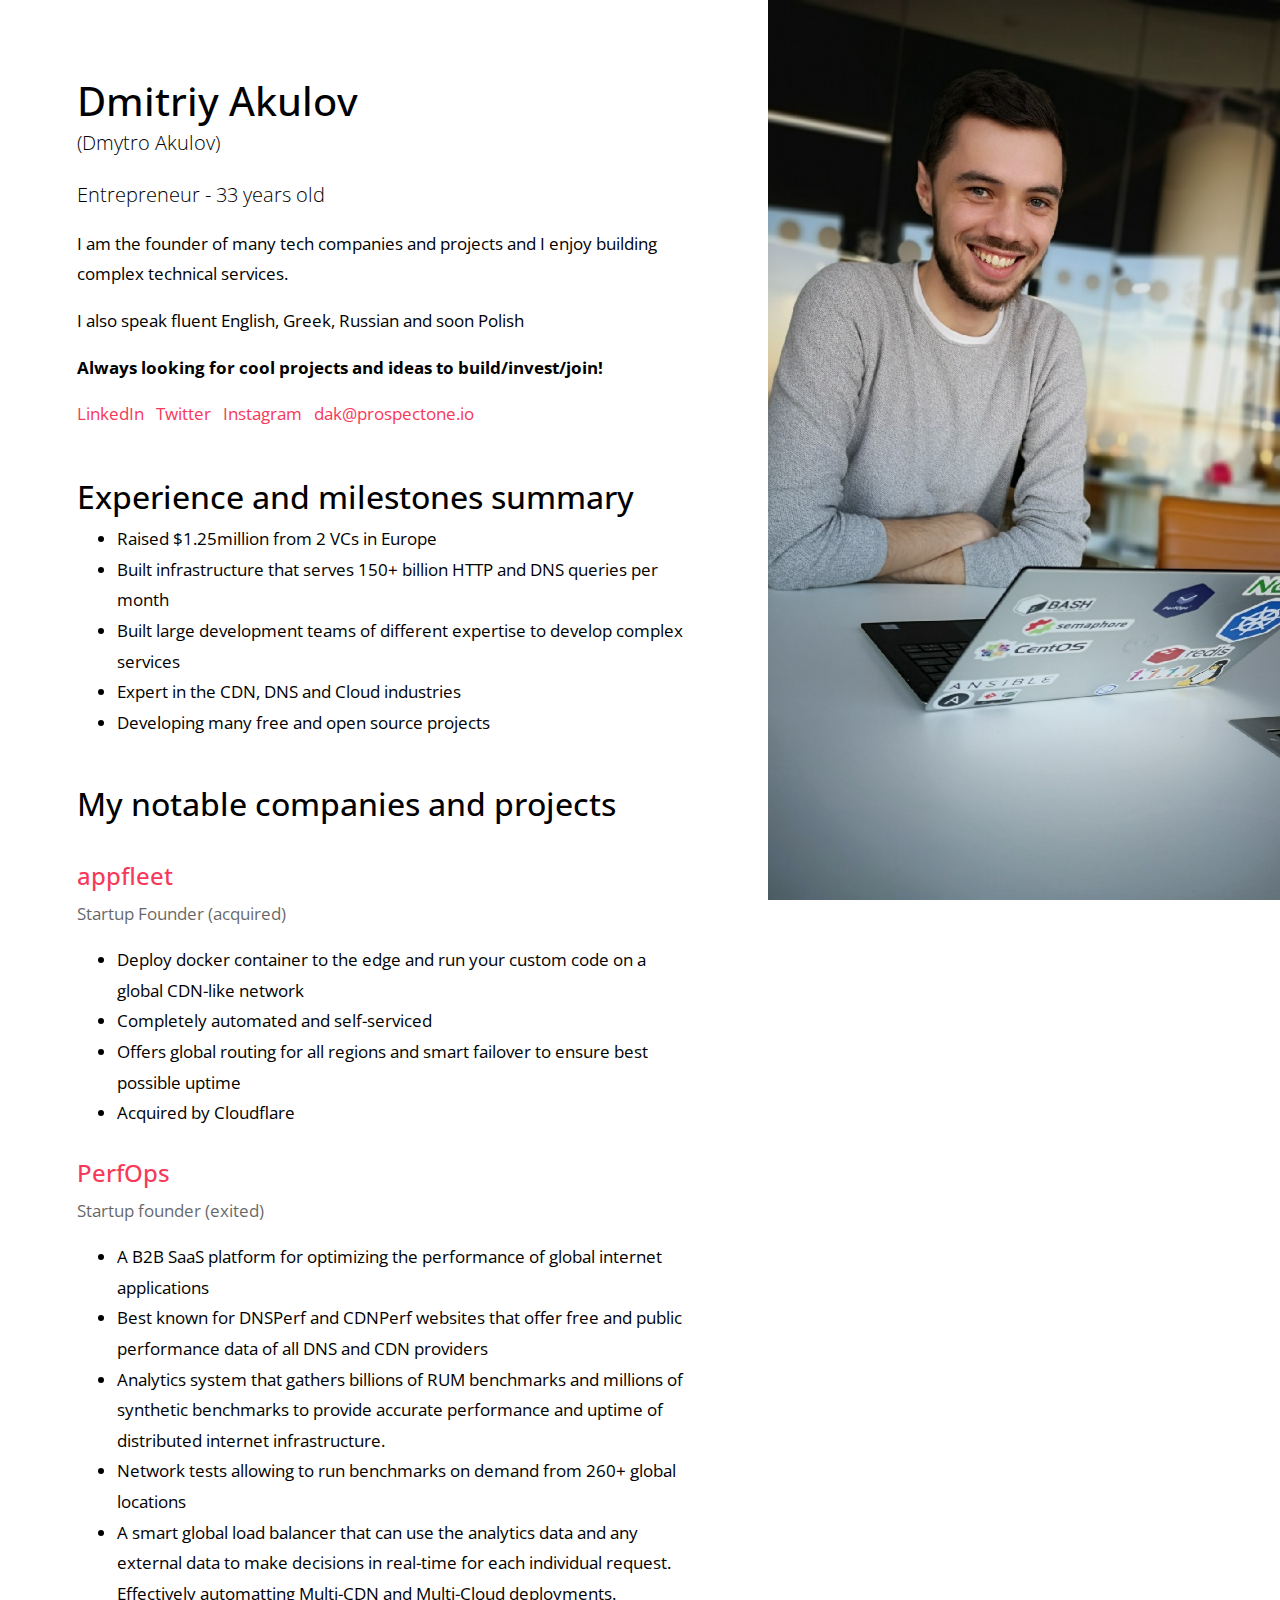
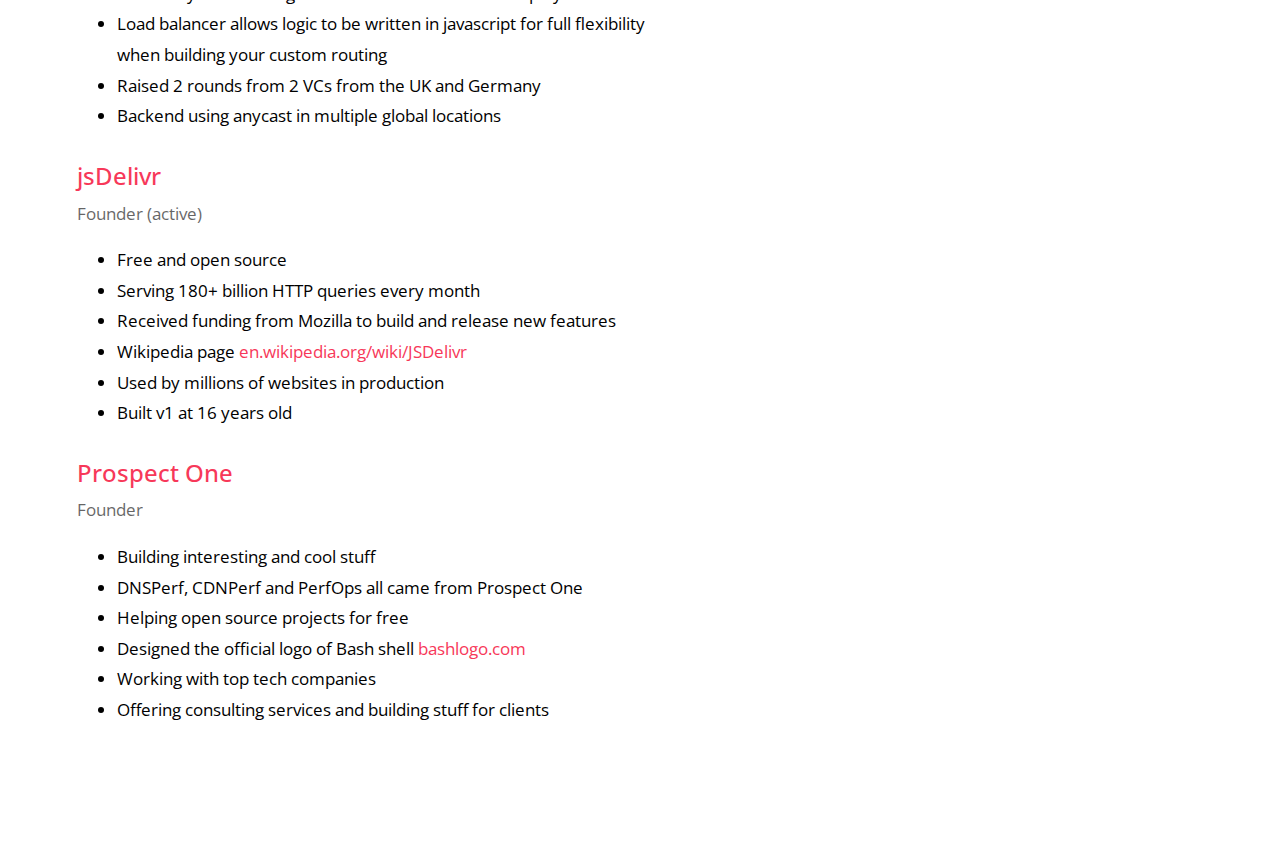
<file: index.html>
<!doctype html>
<html lang="en">
  <head>
    <title>Dmitriy Akulov</title>
	<meta property="og:site_name" content="Dmitriy Akulov" />
	<meta property="og:title" content="Dmitriy Akulov" />
	<meta property="og:description" content="The founder of many tech companies and projects, most famous for jsDelivr, PerfOps and appfleet" />
	<meta name="description" content="The founder of many tech companies and projects, most famous for jsDelivr, PerfOps and appfleet" />
	<meta property="og:url" content="https://dakulov.com/" />
	<link rel="canonical" href="https://dakulov.com/" />
    <link rel="alternate" hreflang="en" href="https://dakulov.com/" />
    <link rel="alternate" hreflang="ru" href="https://dakulov.com/ru/" />
    <link rel="alternate" hreflang="x-default" href="https://dakulov.com/" />
	<script type="application/ld+json">
	{
	"@context": "http://www.schema.org",
	"@type": "Person",
	"name": "Dmitriy Akulov",
	"alternateName": "Dmytro Akulov",
	"gender": "Male",
	"description": "Entrepreneur",
	"disambiguatingDescription": "Entrepreneur, tech guy, investor",
	"url": "https://dakulov.com/",
	"image": "https://dakulov.com/img/dmitriy-akulov-dmytro.jpg",
	"sameAs": [
		"https://twitter.com/jimaek",
		"https://instagram.com/dmitriy.gr.pl",
		"https://www.linkedin.com/in/dakulov/",
		"https://github.com/jimaek",
		"https://angel.co/jimaek",
		"https://www.crunchbase.com/person/dmitriy-akulov",
		"https://www.wikidata.org/wiki/Q78200694",
		"https://ru.wikipedia.org/wiki/%D0%90%D0%BA%D1%83%D0%BB%D0%BE%D0%B2,_%D0%94%D0%BC%D0%B8%D1%82%D1%80%D0%B8%D0%B9_%D0%90%D0%BB%D0%B5%D0%BA%D1%81%D0%B5%D0%B5%D0%B2%D0%B8%D1%87"
		]
	}
	</script>
	<link rel="apple-touch-icon" sizes="180x180" href="/apple-touch-icon.png">
	<link rel="icon" type="image/png" sizes="32x32" href="/favicon-32x32.png">
	<link rel="icon" type="image/png" sizes="16x16" href="/favicon-16x16.png">
	<link rel="manifest" href="/site.webmanifest">
	<link rel="mask-icon" href="/safari-pinned-tab.svg" color="#5bbad5">
	<meta name="msapplication-TileColor" content="#da532c">
	<meta name="theme-color" content="#ffffff">
    <meta charset="utf-8">
    <meta name="viewport" content="width=device-width, initial-scale=1, shrink-to-fit=no">
    <link href="https://fonts.googleapis.com/css?family=Open+Sans:300,400,700,800" rel="stylesheet">
    <link rel="stylesheet" href="css/bootstrap.css">
    <link rel="stylesheet" href="css/style.css">
  </head>
  <body>
    
    <div class="site-wrap">
      <aside style="background-image: url(img/dmitriy-akulov-dmytro.jpg);"></aside>
      <main>
        <h1 class="mb-0">Dmitriy Akulov</h1>
		 <p class="lead mb-3">(Dmytro Akulov)</p>
        <div class="mb-5">
        <p class="lead mb-3">Entrepreneur - <span id="lblage"></span> years old</p>
        <p>I am the founder of many tech companies and projects and I enjoy building complex technical services.</p>
		<p>I also speak fluent English, Greek, Russian and soon Polish</p>
		
		<p><b>Always looking for cool projects and ideas to build/invest/join!</b></p>
        
		<p>
          <a href="https://www.linkedin.com/in/dakulov/" class="mr-2 mb-2">LinkedIn</a>
		  <a href="https://twitter.com/jimaek" class="mr-2 mb-2">Twitter</a>
          <a href="https://www.instagram.com/dmitriy.gr.pl" class="mr-2 mb-2">Instagram</a> 
		  <a href="#">dak@prospectone.io</a>
       </p>
		</div>
		<h2>Experience and milestones summary</h2>
		<ul>
			<li>Raised $1.25million from 2 VCs in Europe</li>
			<li>Built infrastructure that serves 150+ billion HTTP and DNS queries per month</li>
			<li>Built large development teams of different expertise to develop complex services</li>
			<li>Expert in the CDN, DNS and Cloud industries</li>
			<li>Developing many free and open source projects</li>
		</ul>

	   <br/>
        <h2>My notable companies and projects</h2>
     <br/>
        <div class="mb-5">
          <ul class="resume-list">
            <li>
              <h3><a href="https://appfleet.com">appfleet</a></h3>
              <p class="date">Startup Founder (acquired)</p>
              <ul>
		      		 <li>Deploy docker container to the edge and run your custom code on a global CDN-like network</li>
				 <li>Completely automated and self-serviced</li>
				 <li>Offers global routing for all regions and smart failover to ensure best possible uptime</li>
		                 <li>Acquired by Cloudflare</li>
              </ul>
            </li>
            <li>
              <h3><a href="https://perfops.net">PerfOps</a></h3>
              <p class="date">Startup founder (exited)</p>
              <ul>
				 <li>A B2B SaaS platform for optimizing the performance of global internet applications</li>
				 <li>Best known for DNSPerf and CDNPerf websites that offer free and public performance data of all DNS and CDN providers</li>
				 <li>Analytics system that gathers billions of RUM benchmarks and millions of synthetic benchmarks to provide accurate performance and uptime of distributed internet infrastructure.</li>
				 <li>Network tests allowing to run benchmarks on demand from 260+ global locations</li>
				 <li>A smart global load balancer that can use the analytics data and any external data to make decisions in real-time for each individual request. Effectively automatting Multi-CDN and Multi-Cloud deployments.</li>
				 <li>Load balancer allows logic to be written in javascript for full flexibility when building your custom routing</li>
				 <li>Raised 2 rounds from 2 VCs from the UK and Germany</li>
				 <li>Backend using anycast in multiple global locations</li>
			  </ul>
            </li>
            <li>
              <h3><a href="https://www.jsdelivr.com">jsDelivr</a></h3>
              <p class="date">Founder (active)</p>
              <ul>
		      		 <li>Free and open source</li>
				 <li>Serving 180+ billion HTTP queries every month</li>
				 <li>Received funding from Mozilla to build and release new features</li>
				 <li>Wikipedia page <a href="https://en.wikipedia.org/wiki/JSDelivr">en.wikipedia.org/wiki/JSDelivr</a></li>
				 <li>Used by millions of websites in production</li>
				 <li>Built v1 at 16 years old</li>
		</ul>
            </li>	  
            <li>
              <h3><a href="https://prospectone.io">Prospect One</a></h3>
              <p class="date">Founder</p>
              <ul>
				 <li>Building interesting and cool stuff</li>
		      		 <li>DNSPerf, CDNPerf and PerfOps all came from Prospect One</li>
				 <li>Helping open source projects for free</li>
				 <li>Designed the official logo of Bash shell <a href="https://bashlogo.com/"/>bashlogo.com</a></li>
				 <li>Working with top tech companies</li>
				 <li>Offering consulting services and building stuff for clients</li>
			  </ul>
            </li>
          </ul>
        </div>
      </main>
    </div>
	<!-- Global site tag (gtag.js) - Google Analytics -->
	<script async src="https://www.googletagmanager.com/gtag/js?id=UA-52990767-1"></script>
	<script>
	  window.dataLayer = window.dataLayer || [];
	  function gtag(){dataLayer.push(arguments);}
	  gtag('js', new Date());

	  gtag('config', 'UA-52990767-1');
	</script>

  </body>
 <script>
window.onload = function () {
    var today = new Date();
    var birthDate = new Date(Date.parse("07/16/1993", "MM/dd/yyyy"));
    var age = today.getFullYear() - birthDate.getFullYear();
    var m = today.getMonth() - birthDate.getMonth();
    if (m < 0 || (m === 0 && today.getDate() < birthDate.getDate())) {
        age--;
    }
    document.getElementById("lblage").innerHTML = age;
};
 </script>
</html>
</file>
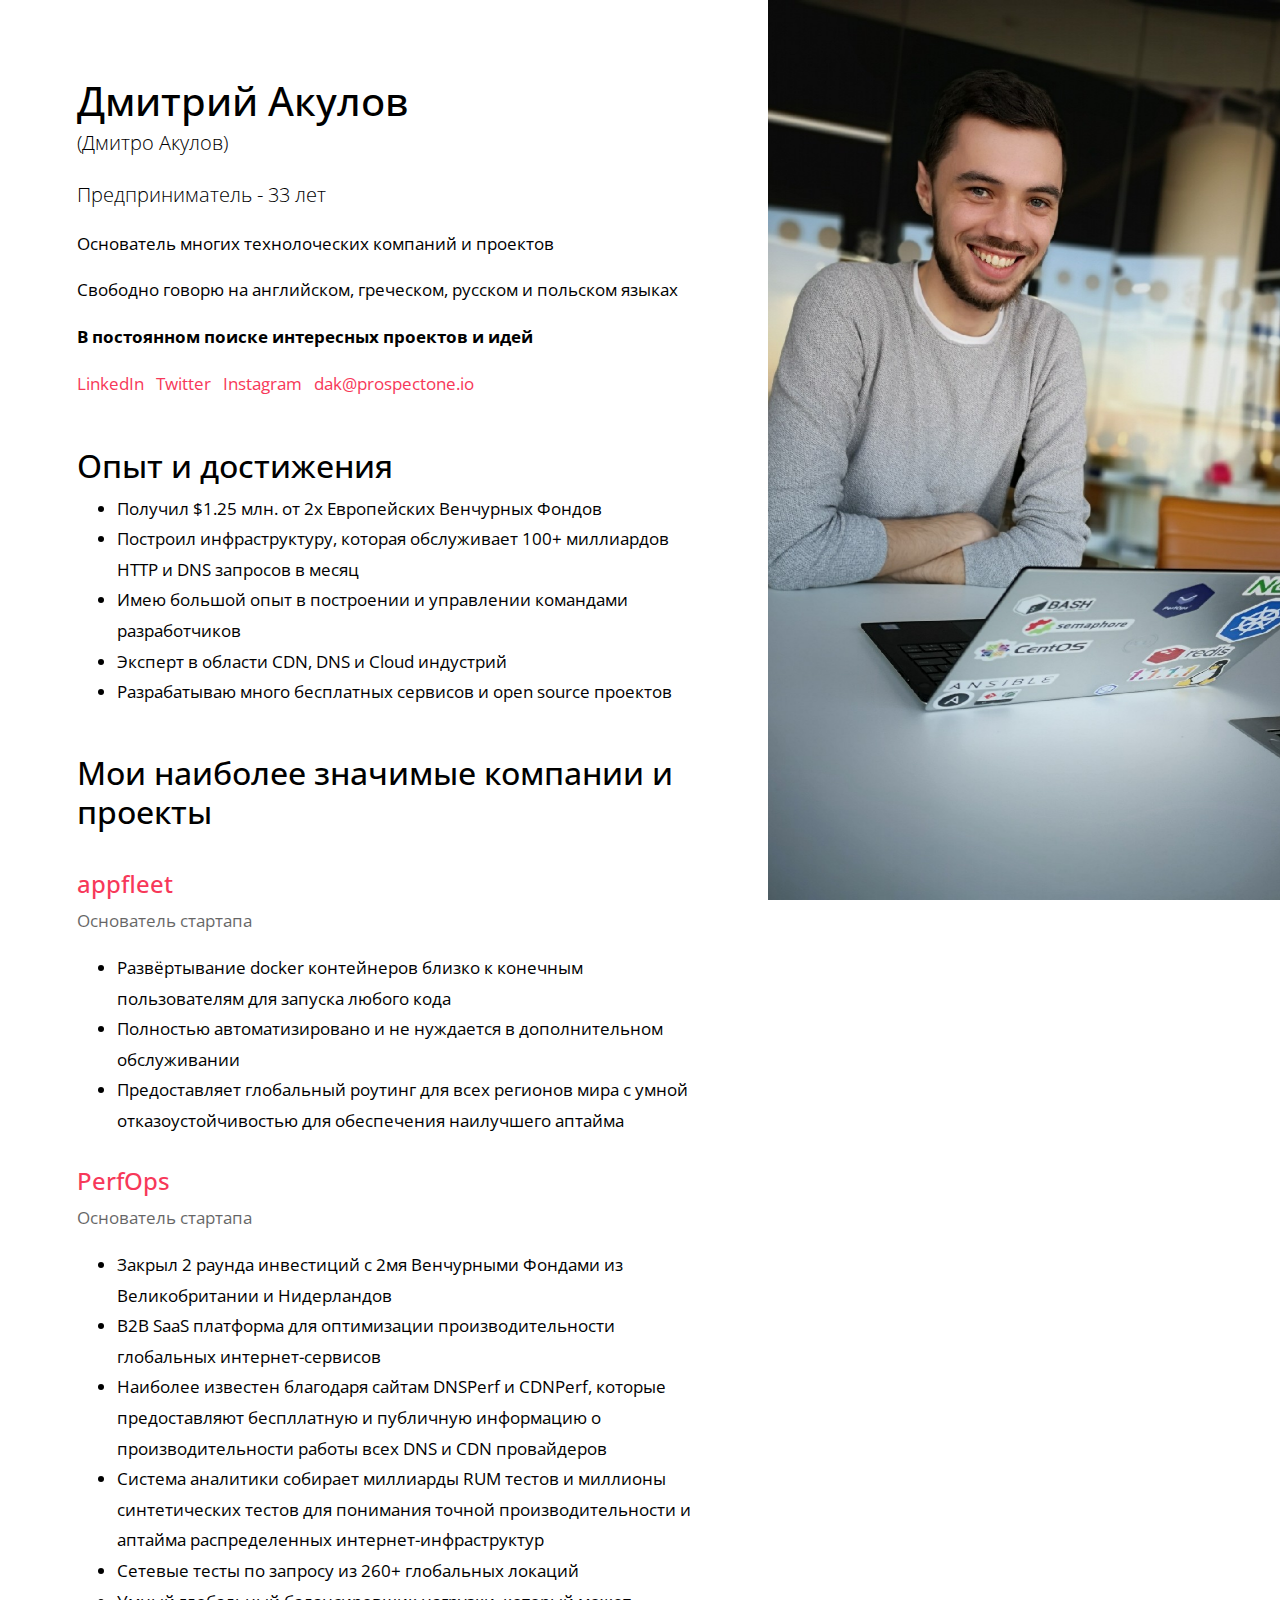
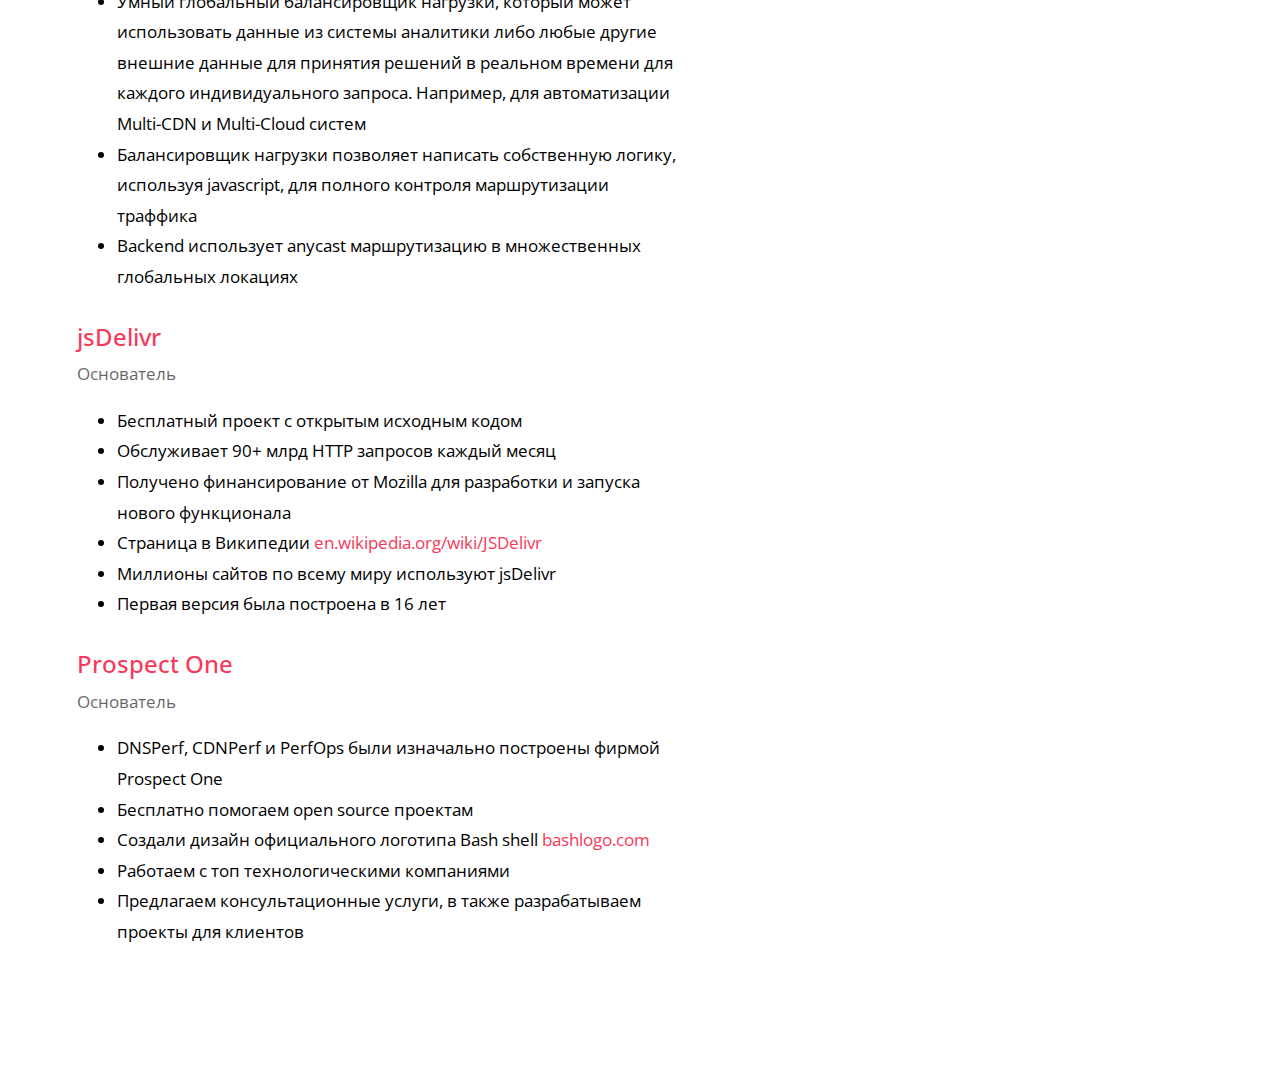
<file: ru/index.html>
<!doctype html>
<html lang="ru">
  <head>
    <title>Дмитрий Акулов</title>
	<meta property="og:site_name" content="Дмитрий Акулов" />
	<meta property="og:title" content="Дмитрий Акулов" />
	<meta property="og:description" content="Основатель многих технологический компаний и проектов, наиболее известными из которых, являются jsDelivr, PerfOps и appfleet" />
    <meta name="description" content="Основатель многих технологический компаний и проектов, наиболее известными из которых, являются jsDelivr, PerfOps и appfleet" />
	<meta property="og:url" content="https://dakulov.com/ru/" />
	<link rel="canonical" href="https://dakulov.com/ru/" />
    <link rel="alternate" hreflang="en" href="https://dakulov.com/" />
    <link rel="alternate" hreflang="ru" href="https://dakulov.com/ru/" />
    <link rel="alternate" hreflang="x-default" href="https://dakulov.com/" />
	<script type="application/ld+json">
	{
	"@context": "http://www.schema.org",
	"@type": "Person",
	"name": "Дмитрий Акулов",
	"alternateName": "Дмитро Акулов",
	"gender": "Male",
	"description": "Предприниматель",
	"disambiguatingDescription": "Предприниматель, IT-специалист, инвестор",
	"url": "https://dakulov.com/ru/",
	"image": "https://dakulov.com/img/dmitriy-akulov-dmytro.jpg",
	"sameAs": [
		"https://twitter.com/jimaek",
		"https://instagram.com/dmitriy.gr.pl",
		"https://www.linkedin.com/in/dakulov/",
		"https://github.com/jimaek",
		"https://angel.co/jimaek",
		"https://www.crunchbase.com/person/dmitriy-akulov",
		"https://www.wikidata.org/wiki/Q78200694",
		"https://ru.wikipedia.org/wiki/%D0%90%D0%BA%D1%83%D0%BB%D0%BE%D0%B2,_%D0%94%D0%BC%D0%B8%D1%82%D1%80%D0%B8%D0%B9_%D0%90%D0%BB%D0%B5%D0%BA%D1%81%D0%B5%D0%B5%D0%B2%D0%B8%D1%87"
		]
	}
	</script>
	<link rel="apple-touch-icon" sizes="180x180" href="../apple-touch-icon.png">
	<link rel="icon" type="image/png" sizes="32x32" href="../favicon-32x32.png">
	<link rel="icon" type="image/png" sizes="16x16" href="../favicon-16x16.png">
	<link rel="manifest" href="../site.webmanifest">
	<link rel="mask-icon" href="../safari-pinned-tab.svg" color="#5bbad5">
	<meta name="msapplication-TileColor" content="#da532c">
	<meta name="theme-color" content="#ffffff">
    <meta charset="utf-8">
    <meta name="viewport" content="width=device-width, initial-scale=1, shrink-to-fit=no">
    <link href="https://fonts.googleapis.com/css?family=Open+Sans:300,400,700,800" rel="stylesheet">
    <link rel="stylesheet" href="../css/bootstrap.css">
    <link rel="stylesheet" href="../css/style.css">
  </head>
  <body>
    
    <div class="site-wrap">
      <aside style="background-image: url(../img/dmitriy-akulov-dmytro.jpg);"></aside>
      <main>
        <h1 class="mb-0">Дмитрий Акулов</h1>
		 <p class="lead mb-3">(Дмитро Акулов)</p>
        <div class="mb-5">
        <p class="lead mb-3">Предприниматель - <span id="lblage"></span> лет </p>
        <p>Основатель многих технолоческих компаний и проектов</p>
		<p>Свободно говорю на английском, греческом, русском и польском языках</p>
		
		<p><b>В постоянном поиске интересных проектов и идей</b></p>
        
		<p>
          <a href="https://www.linkedin.com/in/dakulov/" class="mr-2 mb-2">LinkedIn</a>
		  <a href="https://twitter.com/jimaek" class="mr-2 mb-2">Twitter</a>
          <a href="https://www.instagram.com/dmitriy.gr.pl" class="mr-2 mb-2">Instagram</a> 
		  <a href="#">dak@prospectone.io</a>
       </p>
		</div>
		<h2>Опыт и достижения</h2>
		<ul>
			<li>Получил $1.25 млн. от 2х Европейских Венчурных Фондов </li>
			<li>Построил инфраструктуру, которая обслуживает 100+ миллиардов HTTP и DNS запросов в месяц</li>
			<li>Имею большой опыт в построении и управлении командами разработчиков</li>
			<li>Эксперт в области CDN, DNS и Cloud индустрий</li>
			<li>Разрабатываю много бесплатных сервисов и open source проектов</li>
		</ul>

	   <br/>
        <h2>Мои наиболее значимые компании и проекты</h2>
     <br/>
        <div class="mb-5">
          <ul class="resume-list">
          		    <li>
              <h3><a href="https://appfleet.com">appfleet</a></h3>
              <p class="date">Основатель стартапа</p>
              <ul>
		      		 <li>Развёртывание docker контейнеров близко к конечным пользователям для запуска любого кода</li>
				 <li> Полностью автоматизировано и не нуждается в дополнительном обслуживании</li>
				 <li>Предоставляет глобальный роутинг для всех регионов мира с умной отказоустойчивостью для обеспечения наилучшего аптайма</li>
              </ul>
            </li>
            <li>
              <h3><a href="https://perfops.net">PerfOps</a></h3>
              <p class="date">Основатель стартапа</p>
              <ul>
				  <li>Закрыл 2 раунда инвестиций с 2мя Венчурными Фондами из Великобритании и Нидерландов</li>
				 <li>B2B SaaS платформа для оптимизации производительности глобальных интернет-сервисов</li>
				 <li>Наиболее известен благодаря сайтам DNSPerf и CDNPerf, которые предоставляют беспллатную и публичную информацию о производительности работы всех DNS и CDN провайдеров</li>
				 <li>Система аналитики собирает миллиарды RUM тестов и миллионы синтетических тестов для понимания точной производительности и аптайма распределенных интернет-инфраструктур</li>
				 <li>Сетевые тесты по запросу из 260+ глобальных локаций</li>
				 <li>Умный глобальный балансировщик нагрузки, который может использовать данные из системы аналитики либо любые другие внешние данные для принятия решений в реальном времени для каждого индивидуального запроса. Например, для автоматизации Multi-CDN и Multi-Cloud систем</li>
				 <li>Балансировщик нагрузки позволяет написать собственную логику, используя javascript, для полного контроля маршрутизации траффика</li>
				 <li>Backend использует anycast маршрутизацию в множественных глобальных локациях</li>
			  </ul>
            </li>
            <li>
              <h3><a href="https://www.jsdelivr.com">jsDelivr</a></h3>
              <p class="date">Основатель</p>
              <ul>
		      		 <li>Бесплатный проект с открытым исходным кодом</li>
				 <li>Обслуживает 90+ млрд HTTP запросов каждый месяц</li>
				 <li>Получено финансирование от Mozilla для разработки и запуска нового функционала</li>
				 <li>Страница в Википедии <a href="https://en.wikipedia.org/wiki/JSDelivr">en.wikipedia.org/wiki/JSDelivr</a></li>
				 <li>Миллионы сайтов по всему миру используют jsDelivr</li>
				 <li>Первая версия была построена в 16 лет</li>
		</ul>
            </li> 
            <li>
              <h3><a href="https://prospectone.io">Prospect One</a></h3>
              <p class="date">Основатель</p>
              <ul>
		      		 <li>DNSPerf, CDNPerf и PerfOps были изначально построены фирмой Prospect One</li>
				 <li>Бесплатно помогаем open source проектам</li>
				 <li>Создали дизайн официального логотипа Bash shell <a href="https://bashlogo.com/"/>bashlogo.com</a></li>
				 <li>Работаем с топ технологическими компаниями</li>
				 <li>Предлагаем консультационные услуги, в также разрабатываем проекты для клиентов</li>
			  </ul>
            </li>
          </ul>
        </div>
      </main>
    </div>
	<!-- Global site tag (gtag.js) - Google Analytics -->
	<script async src="https://www.googletagmanager.com/gtag/js?id=UA-52990767-1"></script>
	<script>
	  window.dataLayer = window.dataLayer || [];
	  function gtag(){dataLayer.push(arguments);}
	  gtag('js', new Date());

	  gtag('config', 'UA-52990767-1');
	</script>

  </body>
 <script>
window.onload = function () {
    var today = new Date();
    var birthDate = new Date(Date.parse("07/16/1993", "MM/dd/yyyy"));
    var age = today.getFullYear() - birthDate.getFullYear();
    var m = today.getMonth() - birthDate.getMonth();
    if (m < 0 || (m === 0 && today.getDate() < birthDate.getDate())) {
        age--;
    }
    document.getElementById("lblage").innerHTML = age;
};
 </script>
</html>
</file>
<file: css/style.css>
body {
  font-family: "Open Sans", Arial, sans-serif;
  font-weight: 400;
  font-size: 17px;
  line-height: 1.8;
  color: #000;
  background: #fff;
}

a {
  -webkit-transition: .3s all ease;
  -o-transition: .3s all ease;
  transition: .3s all ease;
  text-decoration: none;
}

a:hover {
  text-decoration: none;
}

h1, h2, h3, h4, h5 {
  color: #000;
 
}

.btn, .form-control {
  outline: none;
  -webkit-box-shadow: none !important;
  box-shadow: none !important;
}

.btn:focus, .btn:active, .form-control:focus, .form-control:active {
  outline: none;
}

.form-control {
  -webkit-box-shadow: none !important;
  box-shadow: none !important;
  height: 50px;
  border-width: 2px;
}

textarea.form-control {
  height: inherit;
}

.btn {
  font-size: 13px;
  text-transform: uppercase;
  letter-spacing: .2em;
  border-radius: 0;
}

.btn.btn-primary {
  color: #fff;
  border-width: 2px;
}

.btn.btn-primary:hover, .btn.btn-primary:active, .btn.btn-primary:focus {
  border-color: #f96982;
  background: #f96982;
}

.btn.btn-sm {
  font-size: 12px;
}

.btn.btn-outline-primary {
  border-width: 2px;
  color: #F73859;
}

.btn.btn-outline-primary:hover, .btn.btn-outline-primary:focus, .btn.btn-outline-primary:active {
  color: #fff;
}

.btn.btn-outline-white {
  border-width: 2px;
  border-color: #fff;
  color: #fff;
}

.btn.btn-outline-white:hover, .btn.btn-outline-white:focus {
  background: #fff;
  color: #000;
  border-width: 2px;
}

.btn:hover {
  text-decoration: none;
}

header {
  position: absolute;
  top: 0;
  left: 0;
  width: 100%;
  z-index: 5;
}

header .navbar-brand {
  text-transform: uppercase;
  letter-spacing: .2em;
  font-weight: 400;
}

header .navbar-brand.absolute {
  position: absolute;
}

@media (max-width: 991px) {
  header .navbar-brand.absolute {
    position: relative;
  }
}

header .navbar-brand span {
  color: #F73859;
}

header .navbar {
  padding-top: 0;
  padding-bottom: 0;
  background: none !important;
  position: relative;
}

@media (max-width: 767px) {
  header .navbar {
    background: black !important;
    padding-top: .5rem;
    padding-bottom: .5rem;
  }
}

header .navbar .nav-link {
  padding: 1.7rem 1rem;
  outline: none !important;
  font-size: 12px;
  text-transform: uppercase;
  letter-spacing: .2em;
}

@media (max-width: 767px) {
  header .navbar .nav-link {
    padding: .5rem 0rem;
  }
}

header .navbar .nav-link.active {
  color: #fff;
}

header .navbar .dropdown-menu {
  font-size: 14px;
  border-radius: 0px;
  border: none;
  -webkit-box-shadow: 0 2px 30px 0px rgba(0, 0, 0, 0.2);
  box-shadow: 0 2px 30px 0px rgba(0, 0, 0, 0.2);
  min-width: 13em;
  margin-top: -10px;
}

header .navbar .dropdown-menu:before {
  bottom: 100%;
  left: 10%;
  border: solid transparent;
  content: " ";
  height: 0;
  width: 0;
  position: absolute;
  pointer-events: none;
  border-bottom-color: #fff;
  border-width: 7px;
}

@media (max-width: 991px) {
  header .navbar .dropdown-menu:before {
    display: none;
  }
}

header .navbar .dropdown-menu .dropdown-item:hover {
  background: #F73859;
  color: #fff;
}

header .navbar .dropdown-menu .dropdown-item.active {
  background: #F73859;
  color: #fff;
}

header .navbar .dropdown-menu a {
  padding-top: 7px;
  padding-bottom: 7px;
}

header .navbar .cta-btn a {
  background: #F73859;
  color: #000 !important;
  padding-left: 20px !important;
  padding-right: 20px !important;
  text-transform: uppercase;
  padding-top: 26px !important;
  padding-bottom: 26px !important;
  line-height: 1;
  -webkit-transition: .3s all ease;
  -o-transition: .3s all ease;
  transition: .3s all ease;
}

header .navbar .cta-btn a:hover {
  color: #fff !important;
  -webkit-box-shadow: 2px 0 30px -5px rgba(247, 56, 89, 0.9);
  box-shadow: 2px 0 30px -5px rgba(247, 56, 89, 0.9);
}

.site-wrap {
  -webkit-transition: .3s all ease;
  -o-transition: .3s all ease;
  transition: .3s all ease;
}

body.offcanvas-open {
  position: relative;
  overflow: hidden;
}

body.offcanvas-open .site-wrap {
  -webkit-transform: translateX(-240px);
  -ms-transform: translateX(-240px);
  transform: translateX(-240px);
}

.offcanvas-toggle {
  position: fixed;
  z-index: 89;
  right: 20px;
  text-transform: uppercase;
  letter-spacing: .1em;
  font-size: 13px;
  top: 20px;
  color: #000;
}

.offcanvas-toggle:hover {
  color: #000;
  opacity: .7;
}

.offcanvas-toggle.light {
  color: #fff;
}

.offcanvas-toggle.light:hover {
  color: #fff;
  opacity: .7;
}

.offcanvas_menu {
  position: fixed;
  top: 0;
  right: 0;
  height: 100vh;
  margin-right: -240px;
  overflow: scroll;
  z-index: 100;
  width: 240px;
  background: #283149;
  padding: 20px 30px;
}

.offcanvas_menu ul {
  margin: 0;
  padding: 0;
}

.offcanvas_menu ul li {
  margin: 0 0 10px 0;
  padding: 0;
  list-style: none;
}

.offcanvas_menu ul li a {
  color: #fff;
  font-size: 18px;
}

.offcanvas_menu ul li a:hover {
  opacity: .5;
}

.offcanvas_menu ul li.active a {
  color: #F73859;
}

.offcanvas_menu ul.social li {
  display: inline-block;
}

.offcanvas_menu ul.social li a {
  color: #fff;
  font-size: 20px;
  padding: 5px 10px;
}

.offcanvas_menu ul.social li a:hover {
  opacity: .5;
}

.offcanvas_menu ul.social li:first-child a {
  padding-left: 0;
}

main, aside {
  width: 100%;
}

@media (min-width: 576px) {
  aside {
    width: 40%;
  }
    main {
    width: 60%;
  }
}

aside {
  background-position: center center;
  background-size: cover;
  height: 400px;
  position: relative;
}

@media (min-width: 576px) {
  aside {
    height: 100vh;
    position: fixed;
    right: 0;
    top: 0;
  }
}

main {
  float: left;
  padding: 6%;
  position: relative;
}

.home-button {
  top: 20px;
  color: #F73859;
  font-size: 20px;
  position: absolute;
}

@media (min-width: 576px) {
  .home-button {
    display: block;
  }
}

.portfolio-list {
  padding: 0;
  margin: 0;
}

.portfolio-list li {
  padding: 0;
  margin: 0 0 20px 0;
  display: block;
  list-style: none;
  padding: 10px;
  border: 1px solid #e6e6e6;
  -webkit-transition: .3s all ease;
  -o-transition: .3s all ease;
  transition: .3s all ease;
}

.portfolio-list li:hover {
  -webkit-box-shadow: 0 4px 10px 0 rgba(0, 0, 0, 0.1);
  box-shadow: 0 4px 10px 0 rgba(0, 0, 0, 0.1);
}

.portfolio-list li a {
  display: block;
  position: relative;
}

.portfolio-list li a:before {
  position: absolute;
  content: "";
  top: 0;
  left: 0;
  bottom: 0;
  right: 0;
  background: #F73859;
  -webkit-transition: .3s all ease;
  -o-transition: .3s all ease;
  transition: .3s all ease;
  visibility: hidden;
  opacity: 0;
}

.portfolio-list li a img {
  max-width: 100%;
}

.portfolio-list li a .text {
  position: absolute;
  top: 50%;
  -webkit-transform: translateY(-50%);
  -ms-transform: translateY(-50%);
  transform: translateY(-50%);
  text-align: center;
  left: 0;
  right: 0;
  opacity: 0;
  visibility: hidden;
  -webkit-transition: .3s all ease;
  -o-transition: .3s all ease;
  transition: .3s all ease;
}

.portfolio-list li a .text h3 {
  color: #fff;
}

.portfolio-list li a .text span {
  color: #fff;
  opacity: .8;
}

.portfolio-list li a:hover:before {
  visibility: visible;
  opacity: 1;
}

.portfolio-list li a:hover .text {
  opacity: 1;
  visibility: visible;
}

.resume-list {
  padding: 0;
  margin: 0;
}

.resume-list li {
  padding: 0;
  margin: 0 0 30px 0;

  list-style: none;
}

.resume-list li li {
	list-style: disc !important; 

	margin: 0 0 0 0;
}

.resume-list li .date {
  color: #000;
  opacity: .6;
}

.resume-list li h3 {
  color: #000;
  font-size: 24px;
}

.half > div {
  width: 50%;
  padding: 4% 5%;
}

.half > div.bg {
  background-size: cover;
  background-position: center center;
}

.half > div.bg.campmeeting #date-countdown .countdown-block {
  font-size: 12px;
  text-transform: capitalize;
}

.half > div.bg.campmeeting #date-countdown .countdown-block .label {
  font-size: 30px;
  color: #fff;
}

.half > div.bg.campmeeting h2 {
  color: #fff;
}

@media (max-width: 991px) {
  .half > div.bg {
    height: 350px;
  }
}

@media (max-width: 991px) {
  .half > div {
    width: 100%;
  }
}

.site-subscribe {
  background: #F73859;
  padding: 2em 0;
}

.event-list-item {
  display: table;
  border-bottom: 1px solid #ccc;
  width: 100%;
}

.event-list-item.first {
  border-top: 1px solid #ccc;
}

.event-list-item p, .event-list-item span {
  padding: 20px 10px;
}

.event-list-item span, .event-list-item p {
  display: table-cell;
}

.event-list-item .date {
  border-right: 1px solid #ccc;
  text-transform: uppercase;
  color: #b3b3b3;
}

.event-list-item .more {
  text-transform: uppercase;
  font-size: 13px;
}

.event-list-item .date, .event-list-item .more {
  width: 20%;
}

.event-list-item p {
  font-size: 18px;
  color: #000;
  width: 60%;
}

.upcoming-events-highlight {
  border-bottom: 1px solid #2e2e2e;
  padding: 3em 0;
  background: #262626;
}

.upcoming-events-highlight .section-heading {
  background: #ffc107;
  padding: 2px 15px;
  display: inline-block;
  font-size: 11px;
  color: #fff;
  text-transform: uppercase;
  letter-spacing: .2em;
  margin-bottom: 15px;
}

.upcoming-events-highlight h2 {
  font-size: 20px;
  font-family: "Playfair Display", times, serif;
}

.upcoming-events-highlight h2 a {
  color: #fff;
}

.upcoming-events-highlight .events-meta {
  color: rgba(255, 255, 255, 0.5);
  font-size: 10px;
  text-transform: uppercase;
  letter-spacing: .1em;
}

.upcoming-events-highlight .counter-number-item {
  background: #ffc107;
  width: 100%;
  padding: 20px;
  text-align: center;
  font-size: 30px;
  font-family: "Playfair Display", times, serif;
  color: #fff;
  line-height: 1;
}

.pastor .position {
  opacity: .5;
  margin-bottom: 10px;
}

.pastor p {
  margin-bottom: 30px;
}

.pastor h3 {
  font-size: 20px;
}

.section-heading {
  background: #ffc107;
  padding: 2px 15px;
  display: inline-block;
  font-size: 11px;
  color: #fff;
  text-transform: uppercase;
  letter-spacing: .2em;
  margin-bottom: 15px;
}

.sermon {
  background: #000;
  float: left;
  width: 100%;
}

.sermon .sermon-text {
  padding: 20px;
}

.sermon .sermon-text p:last-child {
  margin-bottom: 0;
}

.sermon h2 {
  font-size: 18px;
}

.sermon h2 a {
  color: #fff;
}

.sermon h2 a:hover {
  opacity: .8;
}

.sermon .sermon-meta {
  text-transform: uppercase;
  font-size: 11px;
  letter-spacing: .1em;
}

.sermon .sermon-meta a {
  color: #fff;
}

.sermon .sermon-meta a:hover {
  opacity: .8;
}

.custom-media img {
  width: 120px;
}

.custom-media.d-block img {
  width: inherit;
  max-width: 100%;
  margin-bottom: 20px;
}

.custom-media .icon span {
  font-size: 70px;
  color: #F73859;
}

.custom-media h3 {
  font-size: 18px;
  line-height: 1.5;
}

.custom-media h3 a {
  color: #000;
}

.custom-media h3 a:hover {
  opacity: .7;
}

.custom-media .post-meta {
  text-transform: uppercase;
  font-size: 11px;
  letter-spacing: .1em;
}

.custom-media .post-meta a {
  color: #000;
}

.custom-media .post-meta a:hover {
  opacity: .8;
}

.custom-icon {
  font-size: 70px;
  color: #F73859;
}

/* Owl Carousel */
.owl-carousel .owl-item {
  opacity: .4;
}

.owl-carousel .owl-item.active {
  opacity: 1;
}

.owl-carousel .owl-nav {
  position: absolute;
  top: 50%;
  width: 100%;
}

.owl-carousel .owl-nav .owl-prev,
.owl-carousel .owl-nav .owl-next {
  position: absolute;
  -webkit-transform: translateY(-50%);
  -ms-transform: translateY(-50%);
  transform: translateY(-50%);
  margin-top: -10px;
  opacity: .2;
  -webkit-transition: .3s all ease;
  -o-transition: .3s all ease;
  transition: .3s all ease;
}

.owl-carousel .owl-nav .owl-prev:hover, .owl-carousel .owl-nav .owl-prev:focus, .owl-carousel .owl-nav .owl-prev:active,
.owl-carousel .owl-nav .owl-next:hover,
.owl-carousel .owl-nav .owl-next:focus,
.owl-carousel .owl-nav .owl-next:active {
  outline: none;
  opacity: 1;
}

.owl-carousel .owl-nav .owl-prev span:before,
.owl-carousel .owl-nav .owl-next span:before {
  font-size: 40px;
}

.owl-carousel .owl-nav .owl-prev {
  left: 30px !important;
}

.owl-carousel .owl-nav .owl-next {
  right: 30px !important;
}

.owl-carousel .owl-dots {
  text-align: center;
}

.owl-carousel .owl-dots .owl-dot {
  width: 10px;
  height: 10px;
  margin: 5px;
  border-radius: 50%;
  background: none;
}

.owl-carousel .owl-dots .owl-dot.active {
  background: #fff;
}

.owl-carousel.testimony-slider .owl-item {
  margin-bottom: 30px;
  text-align: center;
}

.owl-carousel.testimony-slider .owl-item img {
  width: 120px;
  margin: 0 auto 30px auto;
  border-radius: 50%;
}

.owl-carousel.testimony-slider .owl-item blockquote {
  font-size: 20px;
  color: #000;
  font-style: italic;
}

.owl-carousel.testimony-slider .owl-dots {
  text-align: center;
}

.owl-carousel.testimony-slider .owl-dots .owl-dot {
  width: 10px;
  height: 10px;
  margin: 5px;
  border-radius: 50%;
  background: #cccccc;
}

.owl-carousel.testimony-slider .owl-dots .owl-dot.active {
  background: #000;
}

.owl-carousel.testimony-slider .owl-dots .owl-dot:focus, .owl-carousel.testimony-slider .owl-dots .owl-dot:active {
  outline: none;
}

.owl-carousel.home-slider {
  z-index: 1;
  position: relative;
}

.owl-carousel.home-slider .btn-link {
  color: #fff;
}

.owl-carousel.home-slider .owl-nav {
  opacity: 0;
  visibility: hidden;
  -webkit-transition: .3s all ease;
  -o-transition: .3s all ease;
  transition: .3s all ease;
}

.owl-carousel.home-slider .owl-nav button {
  color: #fff;
}

.owl-carousel.home-slider:focus .owl-nav, .owl-carousel.home-slider:hover .owl-nav {
  opacity: 1;
  visibility: visible;
}

.owl-carousel.home-slider .slider-item {
  background-size: cover;
  background-repeat: no-repeat;
  background-position: center center;
  height: calc(100vh - 217px);
  min-height: 700px;
  position: relative;
}

.owl-carousel.home-slider .slider-item:before {
  position: absolute;
  top: 0;
  left: 0;
  right: 0;
  bottom: 0;
  background: rgba(0, 0, 0, 0.2);
  content: "";
}

.owl-carousel.home-slider .slider-item .slider-text {
  color: #fff;
  height: calc(100vh - 217px);
  min-height: 700px;
}

.owl-carousel.home-slider .slider-item .slider-text .child-name {
  font-size: 40px;
  color: #fff;
}

.owl-carousel.home-slider .slider-item .slider-text h1 {
  font-size: 40px;
  color: #fff;
  line-height: 1.2;
  font-weight: 300 !important;
}

@media (max-width: 991px) {
  .owl-carousel.home-slider .slider-item .slider-text h1 {
    font-size: 40px;
  }
}

.owl-carousel.home-slider .slider-item .slider-text p {
  font-size: 20px;
  line-height: 1.5;
  font-weight: 300;
  color: white;
}

.owl-carousel.home-slider.inner-page .slider-item {
  height: calc(50vh - 117px);
  min-height: 550px;
}

.owl-carousel.home-slider.inner-page .slider-item .slider-text {
  color: #fff;
  height: calc(50vh - 117px);
  min-height: 550px;
}

.owl-carousel.home-slider .owl-dots {
  position: absolute;
  bottom: 100px;
  width: 100%;
}

.owl-carousel.home-slider .owl-dots .owl-dot {
  width: 10px;
  height: 10px;
  margin: 5px;
  border-radius: 50%;
  border: 2px solid rgba(255, 255, 255, 0.5);
  outline: none !important;
  position: relative;
  -webkit-transition: .3s all ease;
  -o-transition: .3s all ease;
  transition: .3s all ease;
}

.owl-carousel.home-slider .owl-dots .owl-dot.active {
  border: 2px solid white;
}

.owl-carousel.home-slider .owl-dots .owl-dot.active span {
  background: white;
}

.owl-carousel.major-caousel .owl-stage-outer {
  padding-top: 30px;
  padding-bottom: 30px;
}

.owl-carousel.major-caousel .owl-nav .owl-prev, .owl-carousel.major-caousel .owl-nav .owl-next {
  -webkit-transition: .3s all ease;
  -o-transition: .3s all ease;
  transition: .3s all ease;
  color: #495057;
}

.owl-carousel.major-caousel .owl-nav .owl-prev:hover, .owl-carousel.major-caousel .owl-nav .owl-prev:focus, .owl-carousel.major-caousel .owl-nav .owl-next:hover, .owl-carousel.major-caousel .owl-nav .owl-next:focus {
  color: #868e96;
  outline: none;
}

.owl-carousel.major-caousel .owl-nav .owl-prev.disabled, .owl-carousel.major-caousel .owl-nav .owl-next.disabled {
  color: #dee2e6;
}

.owl-carousel.major-caousel .owl-nav .owl-prev {
  left: -60px !important;
}

.owl-carousel.major-caousel .owl-nav .owl-next {
  right: -60px !important;
}

.owl-carousel.major-caousel .owl-dots {
  bottom: -30px !important;
  position: relative;
}

.owl-custom-nav {
  float: right;
  position: relative;
  z-index: 10;
}

.owl-custom-nav .owl-custom-prev,
.owl-custom-nav .owl-custom-next {
  padding: 10px;
  font-size: 30px;
  background: #ccc;
  line-height: 0;
  width: 60px;
  text-align: center;
  display: inline-block;
}

.section {
  padding: 7em 0;
}

.section-subscribe {
  padding: 2em 0;
}

.contact-form-contact-info p {
  margin-bottom: 30px;
  font-size: 20px;
  line-height: 1.5;
  color: #000;
}

.contact-form-contact-info p .icon {
  top: -4px;
  position: relative;
  width: 0px;
  font-size: 30px;
  color: #F73859;
}

.load-more {
  display: block;
  padding: 40px;
  text-align: center;
  background: #e9ecef;
  color: #000;
  font-size: 20px;
}

.load-more:hover {
  background: #F73859;
  color: #fff;
}

.cover_1 {
  background-size: cover;
  background-position: center center;
  padding: 7em 0;
}

.cover_1 .sub-heading {
  color: rgba(255, 255, 255, 0.7);
  font-size: 22px;
}

.cover_1 .heading {
  font-size: 50px;
  color: white;
  font-weight: 300;
}

.heading {
  color: #000;
}

.heading.border-bottom {
  position: relative;
  padding-bottom: 30px;
}

.heading.border-bottom:before {
  bottom: 0;
  position: absolute;
  content: "";
  width: 50px;
  height: 2px;
  left: 50%;
  -webkit-transform: translateX(-50%);
  -ms-transform: translateX(-50%);
  transform: translateX(-50%);
  background: #F73859;
}

.text-black {
  color: #000 !important;
}

.stretch-section .video {
  display: block;
  position: relative;
  -webkit-box-shadow: 4px 4px 70px -20px rgba(0, 0, 0, 0.5);
  box-shadow: 4px 4px 70px -20px rgba(0, 0, 0, 0.5);
}

.media-feature {
  padding: 30px;
  -webkit-transition: .2s all ease-out;
  -o-transition: .2s all ease-out;
  transition: .2s all ease-out;
  background: #fff;
  z-index: 1;
  position: relative;
  border-bottom: 10px solid transparent;
  border-radius: 4px;
  font-size: 15px;
}

.media-feature .icon {
  font-size: 60px;
  color: #F73859;
}

.media-feature h3 {
  font-size: 16px;
  text-transform: uppercase;
}

.media-feature:hover, .media-feature:focus {
  -webkit-box-shadow: 0 2px 20px -3px rgba(0, 0, 0, 0.1);
  box-shadow: 0 2px 20px -3px rgba(0, 0, 0, 0.1);
  -webkit-transform: scale(1.05);
  -ms-transform: scale(1.05);
  transform: scale(1.05);
  z-index: 2;
  border-bottom: 10px solid #F73859;
}

.media-custom {
  background: #fff;
  -webkit-transition: .3s all ease;
  -o-transition: .3s all ease;
  transition: .3s all ease;
  margin-bottom: 30px;
  position: relative;
  top: 0;
}

.media-custom .meta-post {
  color: #ced4da;
  font-size: 13px;
  text-transform: uppercase;
}

.media-custom > a {
  position: relative;
  overflow: hidden;
  display: block;
}

.media-custom .meta-chat {
  color: #ced4da;
}

.media-custom .meta-chat:hover {
  color: #868e96;
}

.media-custom img {
  -webkit-transition: .3s all ease;
  -o-transition: .3s all ease;
  transition: .3s all ease;
}

.media-custom:focus img, .media-custom:hover img {
  -webkit-transform: scale(1.1);
  -ms-transform: scale(1.1);
  transform: scale(1.1);
}

.media-custom .media-body {
  padding: 30px;
}

.media-custom .media-body h3 {
  font-size: 20px;
}

.media-custom .media-body p:last-child {
  margin-bottom: 0;
}

.media-testimonial img {
  width: 100px;
  border-radius: 50%;
}

.media-testimonial blockquote p {
  font-size: 20px;
  color: #000;
  font-style: italic;
}

.list-unstyled.check li {
  position: relative;
  padding-left: 30px;
  line-height: 1.3;
  margin-bottom: 10px;
}

.list-unstyled.check li:before {
  color: #5AC8D8;
  left: 0;
  font-family: "Ionicons";
  content: "\f122";
  position: absolute;
}

#modalAppointment .modal-content {
  border-radius: 0;
  border: none;
}

#modalAppointment .modal-body, #modalAppointment .modal-footer {
  padding: 40px;
}

.site-footer {
  border-top: 1px solid #2e2e2e;
  padding: 5em 0;
  background: #262626;
  font-size: 13px;
  color: rgba(255, 255, 255, 0.5);
}

.site-footer p:last-child {
  margin-bottom: 0;
}

.site-footer a {
  color: #F73859;
  border-bottom: 1px solid transparent;
}

.site-footer a:hover {
  color: #fff;
  border-bottom: 1px solid rgba(255, 255, 255, 0.2);
}

.site-footer h3 {
  font-size: 16px;
  margin-bottom: 20px;
  font-weight: bold;
  color: #fff;
}

.site-footer .footer-link li {
  line-height: 1.5;
  margin-bottom: 15px;
}

.site-footer hr {
  width: 100%;
}

.footer-social a {
  line-height: 0;
  border-radius: 50%;
  margin: 0 5px 5px 0;
  border: 1px solid rgba(255, 255, 255, 0.1);
  width: 30px;
  height: 30px;
  text-align: center;
  display: inline-block;
}

.footer-social a:hover {
  background: #fff;
  border-color: #fff;
  color: #000;
}

.link-thumbnail {
  display: block;
  position: relative;
  overflow: hidden;
  text-align: center;
}

@media (max-width: 991px) {
  .link-thumbnail {
    margin-bottom: 30px;
  }
}

.link-thumbnail img {
  position: relative;
  -webkit-transition: .3s all ease;
  -o-transition: .3s all ease;
  transition: .3s all ease;
}

.link-thumbnail .date {
  display: block;
  font-size: 12px;
  color: rgba(255, 255, 255, 0.4);
  text-transform: uppercase;
  margin-bottom: 10px;
}

.link-thumbnail .icon {
  position: absolute;
  -webkit-transition: .3s all ease;
  -o-transition: .3s all ease;
  transition: .3s all ease;
  z-index: 4;
  top: 50%;
  font-size: 30px;
  color: #fff;
  left: 50%;
  -webkit-transform: translate(-50%, -50%);
  -ms-transform: translate(-50%, -50%);
  transform: translate(-50%, -50%);
  opacity: 0;
  visibility: hidden;
  margin-top: 30px;
}

.link-thumbnail h3 {
  opacity: 0;
  visibility: hidden;
  position: absolute;
  bottom: -20px;
  left: 0;
  color: #fff;
  font-size: 18px;
  -webkit-transition: .5s all ease;
  -o-transition: .5s all ease;
  transition: .5s all ease;
  z-index: 10;
  left: 50%;
  display: block;
  width: 77%;
  -webkit-transform: translateX(-50%);
  -ms-transform: translateX(-50%);
  transform: translateX(-50%);
}

.link-thumbnail:before {
  opacity: 0;
  visibility: hidden;
  z-index: 2;
  -webkit-transition: .3s all ease;
  -o-transition: .3s all ease;
  transition: .3s all ease;
  top: 0;
  left: 0;
  right: 0;
  bottom: 0;
  content: "";
  background: rgba(0, 0, 0, 0.6);
  position: absolute;
}

.link-thumbnail:hover h3 {
  opacity: 1;
  visibility: visible;
  bottom: 30px;
}

.link-thumbnail:hover img {
  -webkit-transform: scale(1.1);
  -ms-transform: scale(1.1);
  transform: scale(1.1);
}

.link-thumbnail:hover .icon {
  opacity: 1;
  visibility: visible;
  margin-top: 0px;
}

.link-thumbnail:hover:before {
  opacity: 1;
  visibility: visible;
}

.border-t {
  border-top: 1px solid #f8f9fa;
}

.copyright {
  font-size: 14px;
}

.element-animate {
  opacity: 0;
  visibility: hidden;
}

#loader {
  position: fixed;
  width: 96px;
  height: 96px;
  left: 50%;
  top: 50%;
  -webkit-transform: translate(-50%, -50%);
  -ms-transform: translate(-50%, -50%);
  transform: translate(-50%, -50%);
  background-color: rgba(255, 255, 255, 0.9);
  -webkit-box-shadow: 0px 24px 64px rgba(0, 0, 0, 0.24);
  box-shadow: 0px 24px 64px rgba(0, 0, 0, 0.24);
  border-radius: 16px;
  opacity: 0;
  visibility: hidden;
  -webkit-transition: opacity .2s ease-out, visibility 0s linear .2s;
  -o-transition: opacity .2s ease-out, visibility 0s linear .2s;
  transition: opacity .2s ease-out, visibility 0s linear .2s;
  z-index: 1000;
}

#loader.fullscreen {
  padding: 0;
  left: 0;
  top: 0;
  width: 100%;
  height: 100%;
  -webkit-transform: none;
  -ms-transform: none;
  transform: none;
  background-color: #fff;
  border-radius: 0;
  -webkit-box-shadow: none;
  box-shadow: none;
}

#loader.show {
  -webkit-transition: opacity .4s ease-out, visibility 0s linear 0s;
  -o-transition: opacity .4s ease-out, visibility 0s linear 0s;
  transition: opacity .4s ease-out, visibility 0s linear 0s;
  visibility: visible;
  opacity: 1;
}

#loader .circular {
  -webkit-animation: loader-rotate 2s linear infinite;
  animation: loader-rotate 2s linear infinite;
  position: absolute;
  left: calc(50% - 24px);
  top: calc(50% - 24px);
  display: block;
  -webkit-transform: rotate(0deg);
  -ms-transform: rotate(0deg);
  transform: rotate(0deg);
}

#loader .path {
  stroke-dasharray: 1, 200;
  stroke-dashoffset: 0;
  -webkit-animation: loader-dash 1.5s ease-in-out infinite;
  animation: loader-dash 1.5s ease-in-out infinite;
  stroke-linecap: round;
}

@-webkit-keyframes loader-rotate {
  100% {
    -webkit-transform: rotate(360deg);
    transform: rotate(360deg);
  }
}

@keyframes loader-rotate {
  100% {
    -webkit-transform: rotate(360deg);
    transform: rotate(360deg);
  }
}

@-webkit-keyframes loader-dash {
  0% {
    stroke-dasharray: 1, 200;
    stroke-dashoffset: 0;
  }
  50% {
    stroke-dasharray: 89, 200;
    stroke-dashoffset: -35px;
  }
  100% {
    stroke-dasharray: 89, 200;
    stroke-dashoffset: -136px;
  }
}

@keyframes loader-dash {
  0% {
    stroke-dasharray: 1, 200;
    stroke-dashoffset: 0;
  }
  50% {
    stroke-dasharray: 89, 200;
    stroke-dashoffset: -35px;
  }
  100% {
    stroke-dasharray: 89, 200;
    stroke-dashoffset: -136px;
  }
}
</file>
